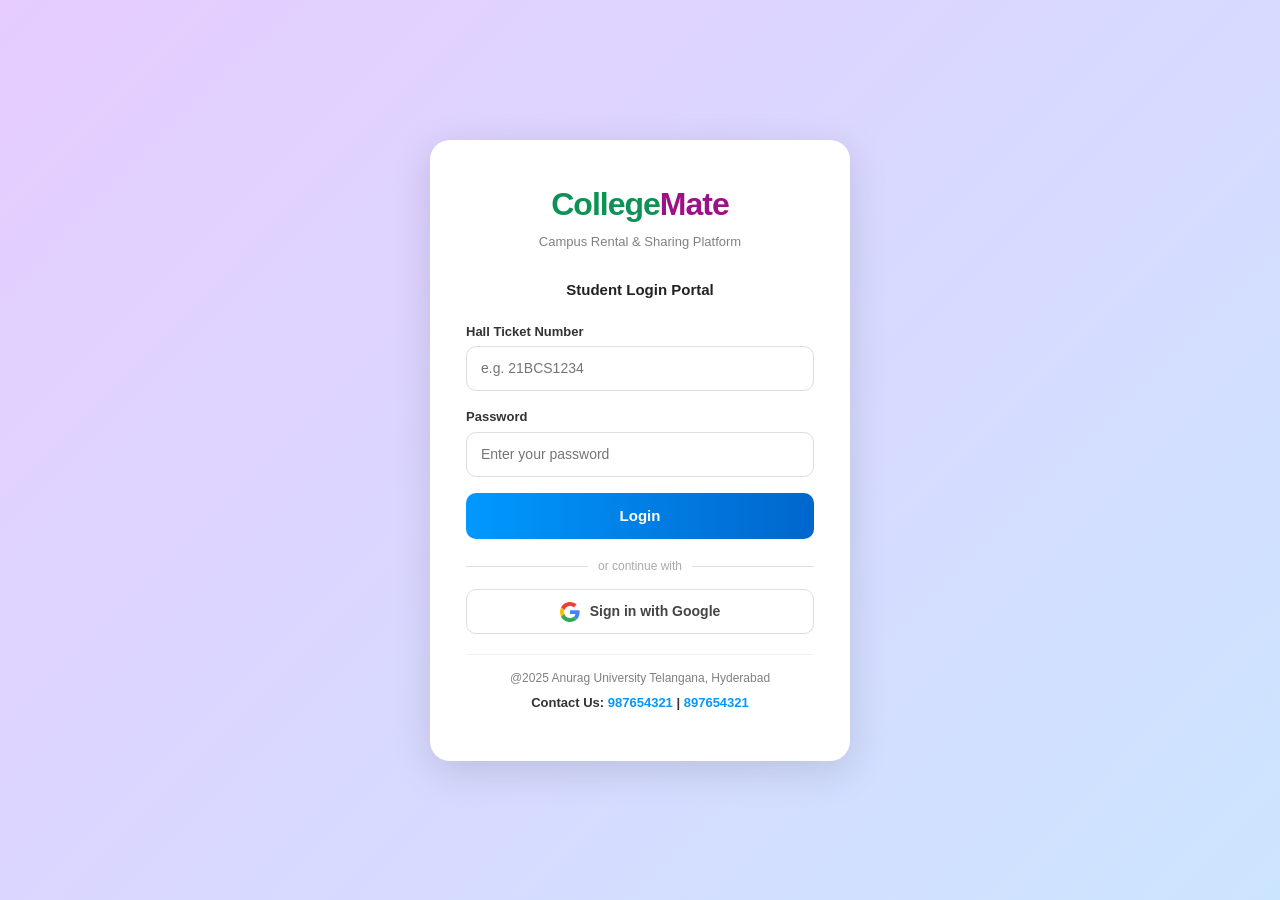
<file: index.html>
<!DOCTYPE html>
<html lang="en">
<head>
  <meta charset="utf-8"/>
  <meta name="viewport" content="width=device-width, initial-scale=1.0"/>
  <title>Login - CollegeMate</title>
  <link rel="stylesheet" href="https://stackpath.bootstrapcdn.com/bootstrap/4.5.2/css/bootstrap.min.css"/>
  <style>
    * { box-sizing: border-box; margin: 0; padding: 0; }

    body {
      min-height: 100vh;
      background: linear-gradient(135deg, #e6ccff 0%, #cce5ff 100%);
      display: flex;
      align-items: center;
      justify-content: center;
      font-family: 'Segoe UI', Arial, sans-serif;
      padding: 20px;
    }

    .login-card {
      background: white;
      border-radius: 20px;
      padding: 40px 36px 32px;
      width: 100%;
      max-width: 420px;
      box-shadow: 0 10px 40px rgba(0,0,0,0.13);
    }

    .brand-title {
      text-align: center;
      font-size: 32px;
      font-weight: 800;
      letter-spacing: -1px;
      margin-bottom: 4px;
    }

    .brand-title .green  { color: rgb(13,146,86); }
    .brand-title .purple { color: rgb(156,17,133); }

    .brand-sub {
      text-align: center;
      color: gray;
      font-size: 13px;
      margin-bottom: 28px;
    }

    .form-label {
      font-size: 13px;
      font-weight: 600;
      color: #333;
      margin-bottom: 5px;
      display: block;
    }

    .form-input {
      width: 100%;
      padding: 11px 14px;
      border-radius: 10px;
      border: 1.5px solid #ddd;
      font-size: 14px;
      margin-bottom: 16px;
      outline: none;
      transition: border 0.2s;
    }

    .form-input:focus { border-color: #0099ff; }

    .error-msg {
      color: #cc0000;
      font-size: 12px;
      background: #fff0f0;
      border: 1px solid #ffcccc;
      border-radius: 8px;
      padding: 8px 12px;
      margin-bottom: 14px;
      display: none;
    }

    .login-btn {
      width: 100%;
      padding: 12px;
      background: linear-gradient(90deg, #0099ff, #0066cc);
      color: white;
      border: none;
      border-radius: 10px;
      font-size: 15px;
      font-weight: 700;
      cursor: pointer;
      margin-bottom: 14px;
      transition: opacity 0.2s;
    }

    .login-btn:hover { opacity: 0.92; }

    .divider {
      display: flex;
      align-items: center;
      gap: 10px;
      margin: 4px 0 14px;
      color: #aaa;
      font-size: 12px;
    }

    .divider::before,
    .divider::after {
      content: '';
      flex: 1;
      height: 1px;
      background: #e0e0e0;
    }

    .google-btn {
      width: 100%;
      padding: 11px;
      background: white;
      color: #444;
      border: 1.5px solid #ddd;
      border-radius: 10px;
      font-size: 14px;
      font-weight: 600;
      cursor: pointer;
      display: flex;
      align-items: center;
      justify-content: center;
      gap: 10px;
      transition: background 0.2s;
      margin-bottom: 20px;
    }

    .google-btn:hover { background: #f5f5f5; }

    .google-icon {
      width: 20px;
      height: 20px;
    }

    hr { border-color: #f0f0f0; margin: 0 0 14px; }

    .footer-text {
      text-align: center;
      color: gray;
      font-size: 12px;
      margin-bottom: 6px;
    }

    .contact-text {
      text-align: center;
      font-size: 13px;
      font-weight: 600;
      color: #333;
    }

    .contact-text span { color: #0099ff; }

    /* Responsive */
    @media (max-width: 480px) {
      .login-card { padding: 30px 20px 24px; }
      .brand-title { font-size: 26px; }
    }
  </style>
</head>
<body>

  <div class="login-card">

    <div class="brand-title">
      <span class="green">College</span><span class="purple">Mate</span>
    </div>
    <p class="brand-sub">Campus Rental &amp; Sharing Platform</p>

    <p style="text-align:center; font-weight:700; color:#222; font-size:15px; margin-bottom:20px;">
      Student Login Portal
    </p>

    <div class="error-msg" id="errorMsg">
      ⚠️ Please enter your Hall Ticket Number and Password.
    </div>

    <label class="form-label">Hall Ticket Number</label>
    <input type="text" id="hallTicket" class="form-input" placeholder="e.g. 21BCS1234"/>

    <label class="form-label">Password</label>
    <input type="password" id="password" class="form-input" placeholder="Enter your password"/>

    <button class="login-btn" onclick="doLogin()">Login</button>

    <div class="divider">or continue with</div>

    <button class="google-btn" onclick="googleLogin()">
      <!-- Google SVG icon -->
      <svg class="google-icon" viewBox="0 0 48 48">
        <path fill="#EA4335" d="M24 9.5c3.54 0 6.71 1.22 9.21 3.6l6.85-6.85C35.9 2.38 30.47 0 24 0 14.62 0 6.51 5.38 2.56 13.22l7.98 6.19C12.43 13.72 17.74 9.5 24 9.5z"/>
        <path fill="#4285F4" d="M46.98 24.55c0-1.57-.15-3.09-.38-4.55H24v9.02h12.94c-.58 2.96-2.26 5.48-4.78 7.18l7.73 6c4.51-4.18 7.09-10.36 7.09-17.65z"/>
        <path fill="#FBBC05" d="M10.53 28.59c-.48-1.45-.76-2.99-.76-4.59s.27-3.14.76-4.59l-7.98-6.19C.92 16.46 0 20.12 0 24c0 3.88.92 7.54 2.56 10.78l7.97-6.19z"/>
        <path fill="#34A853" d="M24 48c6.48 0 11.93-2.13 15.89-5.81l-7.73-6c-2.18 1.48-4.97 2.31-8.16 2.31-6.26 0-11.57-4.22-13.47-9.91l-7.98 6.19C6.51 42.62 14.62 48 24 48z"/>
        <path fill="none" d="M0 0h48v48H0z"/>
      </svg>
      Sign in with Google
    </button>

    <hr/>
    <p class="footer-text">@2025 Anurag University Telangana, Hyderabad</p>
    <p class="contact-text">Contact Us: <span>987654321</span> | <span>897654321</span></p>

  </div>

  <script>
    function doLogin() {
      var hall = document.getElementById('hallTicket').value.trim();
      var pass = document.getElementById('password').value.trim();
      var errDiv = document.getElementById('errorMsg');
      if (!hall || !pass) {
        errDiv.style.display = 'block';
        return;
      }
      errDiv.style.display = 'none';
      sessionStorage.setItem('loggedIn', 'true');
      sessionStorage.setItem('userName', hall);
      window.location.href = 'HomePage.html';
    }

    function googleLogin() {
      // Google login placeholder — connects to Google OAuth in production
      sessionStorage.setItem('loggedIn', 'true');
      sessionStorage.setItem('userName', 'Google User');
      window.location.href = 'HomePage.html';
    }

    // Allow Enter key to login
    document.addEventListener('keydown', function(e) {
      if (e.key === 'Enter') doLogin();
    });
  </script>

</body>
</html>
</file>
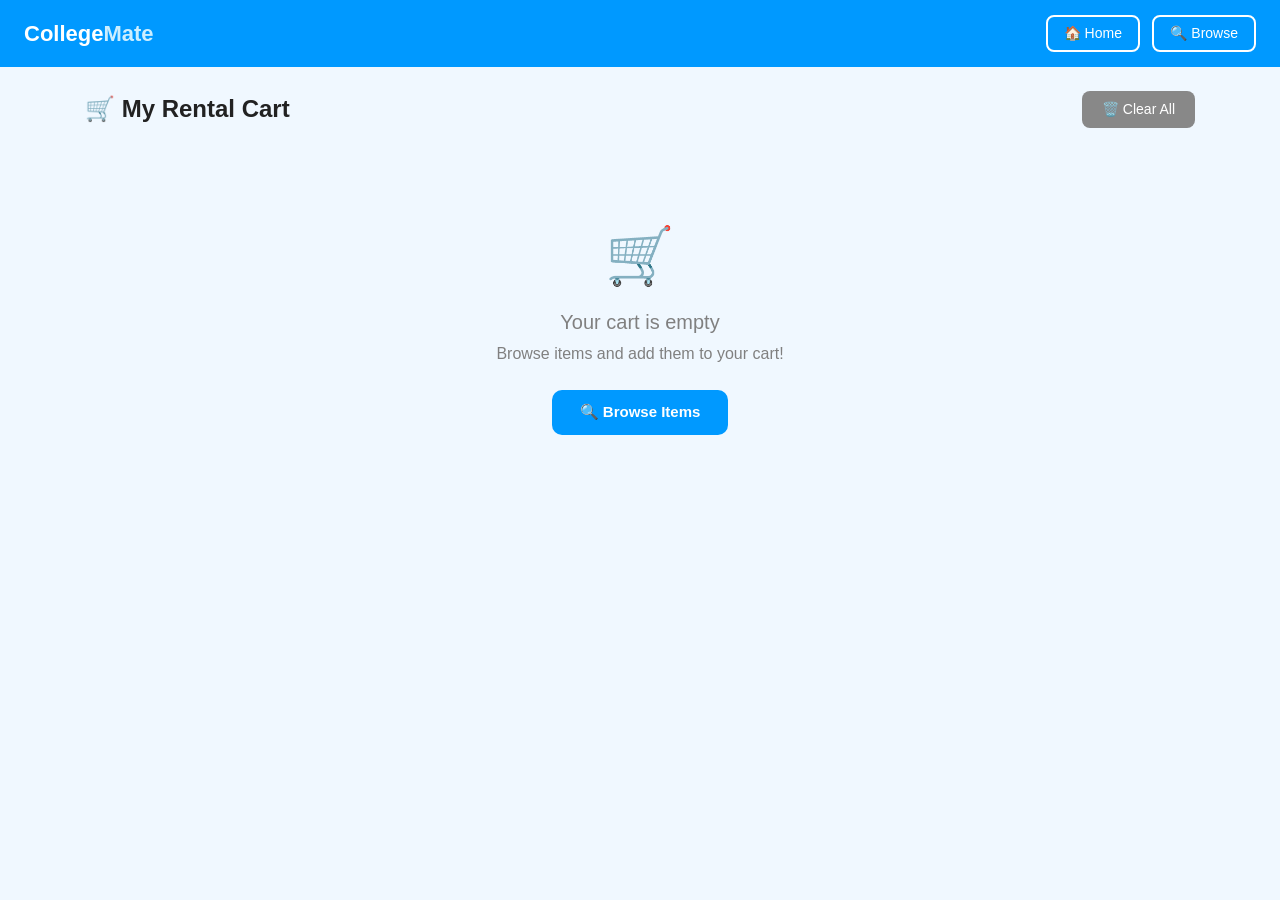
<file: cart.html>
<!DOCTYPE html>
<html lang="en">
<head>
  <meta charset="UTF-8"/>
  <meta name="viewport" content="width=device-width, initial-scale=1.0"/>
  <title>My Cart - CollegeMate</title>
  <link rel="stylesheet" href="https://stackpath.bootstrapcdn.com/bootstrap/4.5.2/css/bootstrap.min.css"/>
  <script src="https://code.jquery.com/jquery-3.5.1.slim.min.js"></script>
  <script src="https://cdn.jsdelivr.net/npm/popper.js@1.16.1/dist/umd/popper.min.js"></script>
  <script src="https://stackpath.bootstrapcdn.com/bootstrap/4.5.2/js/bootstrap.min.js"></script>
  <style>
    body { background-color:#f0f8ff; font-family:'Roboto',sans-serif; }
    .navbar { background-color:#0099ff; padding:12px 24px; }
    .navbar-brand { color:white; font-size:22px; font-weight:bold; }
    .navbar-brand span { color:#cceeff; }
    .back-btn { color:white; background:transparent; border:2px solid white;
      border-radius:8px; padding:6px 16px; font-size:14px; cursor:pointer; }
    .back-btn:hover { background:white; color:#0099ff; }
    .cart-card { background:white; border-radius:14px;
      box-shadow:0 2px 14px rgba(0,0,0,0.09); margin-bottom:18px; overflow:hidden; }
    .cart-img { width:110px; height:110px; object-fit:cover; border-radius:10px; }
    .cart-body { padding:16px; flex:1; }
    .cart-item-name { font-weight:bold; color:#222; font-size:16px; }
    .cart-price { color:#0099ff; font-weight:bold; font-size:14px; }
    .cart-owner { color:gray; font-size:12px; }
    .reminder-tag { background:#fffbe6; border:1px solid #ffe066; border-radius:8px;
      padding:6px 12px; font-size:12px; color:#cc7700; margin-top:8px; display:inline-block; }
    .overdue-tag { background:#fff0f0; border:1px solid #ffaaaa; border-radius:8px;
      padding:6px 12px; font-size:12px; color:#cc0000; margin-top:8px; display:inline-block; }
    .ok-tag { background:#e6fff0; border:1px solid #99eebb; border-radius:8px;
      padding:6px 12px; font-size:12px; color:#007744; margin-top:8px; display:inline-block; }
    .remove-btn { background:#ff4444; color:white; border:none; border-radius:8px;
      padding:7px 16px; font-size:13px; cursor:pointer; margin-top:8px; }
    .remove-btn:hover { background:#cc0000; }
    .empty-cart { text-align:center; padding:70px; color:gray; }
    .summary-box { background:white; border-radius:14px;
      box-shadow:0 2px 14px rgba(0,0,0,0.09); padding:22px; margin-bottom:24px; }
    .clear-btn { background:#888; color:white; border:none; border-radius:8px;
      padding:8px 20px; font-size:14px; cursor:pointer; }
    .clear-btn:hover { background:#555; }
  </style>
</head>
<body>

<nav class="navbar d-flex justify-content-between align-items-center">
  <span class="navbar-brand">College<span>Mate</span></span>
  <div>
    <button class="back-btn" onclick="window.location.href='HomePage.html'">🏠 Home</button>
    <button class="back-btn" style="margin-left:8px;" onclick="window.location.href='rentitems.html'">🔍 Browse</button>
  </div>
</nav>

<div class="container my-4">
  <div class="d-flex justify-content-between align-items-center mb-3">
    <h4 style="font-weight:bold; color:#222; margin:0;">🛒 My Rental Cart</h4>
    <button class="clear-btn" onclick="clearCart()">🗑️ Clear All</button>
  </div>

  <!-- REMINDER ALERT -->
  <div id="overdueAlert" style="display:none; background:#fff0f0; border:1px solid #ffaaaa;
    border-radius:12px; padding:14px; margin-bottom:18px;">
    <strong style="color:#cc0000;">⚠️ Return Reminder!</strong>
    <p id="overdueText" style="color:#cc0000; margin:4px 0 0; font-size:13px;"></p>
  </div>

  <!-- SUMMARY -->
  <div class="summary-box" id="summaryBox" style="display:none;">
    <div class="row text-center">
      <div class="col-4">
        <h4 style="color:#0099ff; font-weight:bold; margin:0;" id="totalItems">0</h4>
        <p style="color:gray; font-size:12px; margin:0;">Items Rented</p>
      </div>
      <div class="col-4">
        <h4 style="color:#cc0000; font-weight:bold; margin:0;" id="overdueCount">0</h4>
        <p style="color:gray; font-size:12px; margin:0;">Overdue</p>
      </div>
      <div class="col-4">
        <h4 style="color:#00aa44; font-weight:bold; margin:0;" id="onTimeCount">0</h4>
        <p style="color:gray; font-size:12px; margin:0;">On Time</p>
      </div>
    </div>
  </div>

  <!-- CART ITEMS -->
  <div id="cartItems"></div>

  <!-- EMPTY -->
  <div class="empty-cart" id="emptyCart" style="display:none;">
    <div style="font-size:56px;">🛒</div>
    <h5 style="margin-top:12px;">Your cart is empty</h5>
    <p>Browse items and add them to your cart!</p>
    <button onclick="window.location.href='rentitems.html'"
      style="background:#0099ff; color:white; border:none; border-radius:10px;
      padding:11px 28px; font-size:15px; font-weight:bold; cursor:pointer; margin-top:8px;">
      🔍 Browse Items
    </button>
  </div>
</div>

<script>
  function loadCart() {
    var cart = JSON.parse(sessionStorage.getItem('cart') || '[]');
    var container = document.getElementById('cartItems');
    var emptyDiv = document.getElementById('emptyCart');
    var summaryBox = document.getElementById('summaryBox');
    var overdueAlert = document.getElementById('overdueAlert');

    if (cart.length === 0) {
      container.innerHTML = '';
      emptyDiv.style.display = 'block';
      summaryBox.style.display = 'none';
      return;
    }

    emptyDiv.style.display = 'none';
    summaryBox.style.display = 'block';

    var now = new Date();
    var overdueItems = [];
    var onTimeCount = 0;

    document.getElementById('totalItems').textContent = cart.length;

    container.innerHTML = cart.map(function(item, index) {
      var returnTimeStr = '';
      var reminderHTML = '';

      if (item.returnTime) {
        var returnDate = new Date(item.returnTime);
        var diff = returnDate - now;
        var diffHours = diff / (1000 * 60 * 60);

        if (diff < 0) {
          // Overdue
          var hoursLate = Math.abs(Math.floor(diffHours));
          overdueItems.push(item.name + ' (overdue by ' + hoursLate + ' hour(s))');
          reminderHTML = '<div class="overdue-tag">🔴 OVERDUE — Return immediately! ₹' + (hoursLate * 100) + ' fine accrued</div>';
        } else if (diffHours <= 2) {
          reminderHTML = '<div class="reminder-tag">⏰ Return in less than 2 hours! Due: ' + returnDate.toLocaleString('en-IN') + '</div>';
          onTimeCount++;
        } else {
          reminderHTML = '<div class="ok-tag">✅ Return by: ' + returnDate.toLocaleString('en-IN') + '</div>';
          onTimeCount++;
        }
      } else {
        reminderHTML = '<div class="reminder-tag">⏰ No return time set</div>';
      }

      var rentedDate = item.rentedAt ? new Date(item.rentedAt).toLocaleDateString('en-IN') : 'Today';

      return '<div class="cart-card">' +
        '<div class="d-flex align-items-start p-3">' +
        '<img src="' + (item.img || 'https://via.placeholder.com/110') + '" class="cart-img mr-3" ' +
        'onerror="this.src=\'https://via.placeholder.com/110x110?text=Item\'"/>' +
        '<div class="cart-body">' +
        '<div class="cart-item-name">' + item.name + '</div>' +
        '<div class="cart-price">💰 ' + item.price + '</div>' +
        '<div class="cart-owner">👤 Owner: ' + item.owner + ' &nbsp;|&nbsp; 📅 Rented: ' + rentedDate + '</div>' +
        '<div class="cart-owner">🎓 Rented by: ' + item.rentedBy + ' (' + item.hallTicket + ')</div>' +
        reminderHTML +
        '<br/><button class="remove-btn" onclick="removeItem(' + index + ')">🗑️ Remove</button>' +
        '</div></div></div>';
    }).join('');

    // Update summary
    document.getElementById('overdueCount').textContent = overdueItems.length;
    document.getElementById('onTimeCount').textContent = onTimeCount;

    // Show overdue alert
    if (overdueItems.length > 0) {
      overdueAlert.style.display = 'block';
      document.getElementById('overdueText').textContent =
        'Please return these items immediately: ' + overdueItems.join(', ');
    }
  }

  function removeItem(index) {
    var cart = JSON.parse(sessionStorage.getItem('cart') || '[]');
    cart.splice(index, 1);
    sessionStorage.setItem('cart', JSON.stringify(cart));
    loadCart();
  }

  function clearCart() {
    if (confirm('Are you sure you want to clear all items from your cart?')) {
      sessionStorage.setItem('cart', '[]');
      loadCart();
    }
  }

  loadCart();

  // Auto refresh every 60 seconds to update overdue status
  setInterval(loadCart, 60000);
</script>
</body>
</html>
</file>
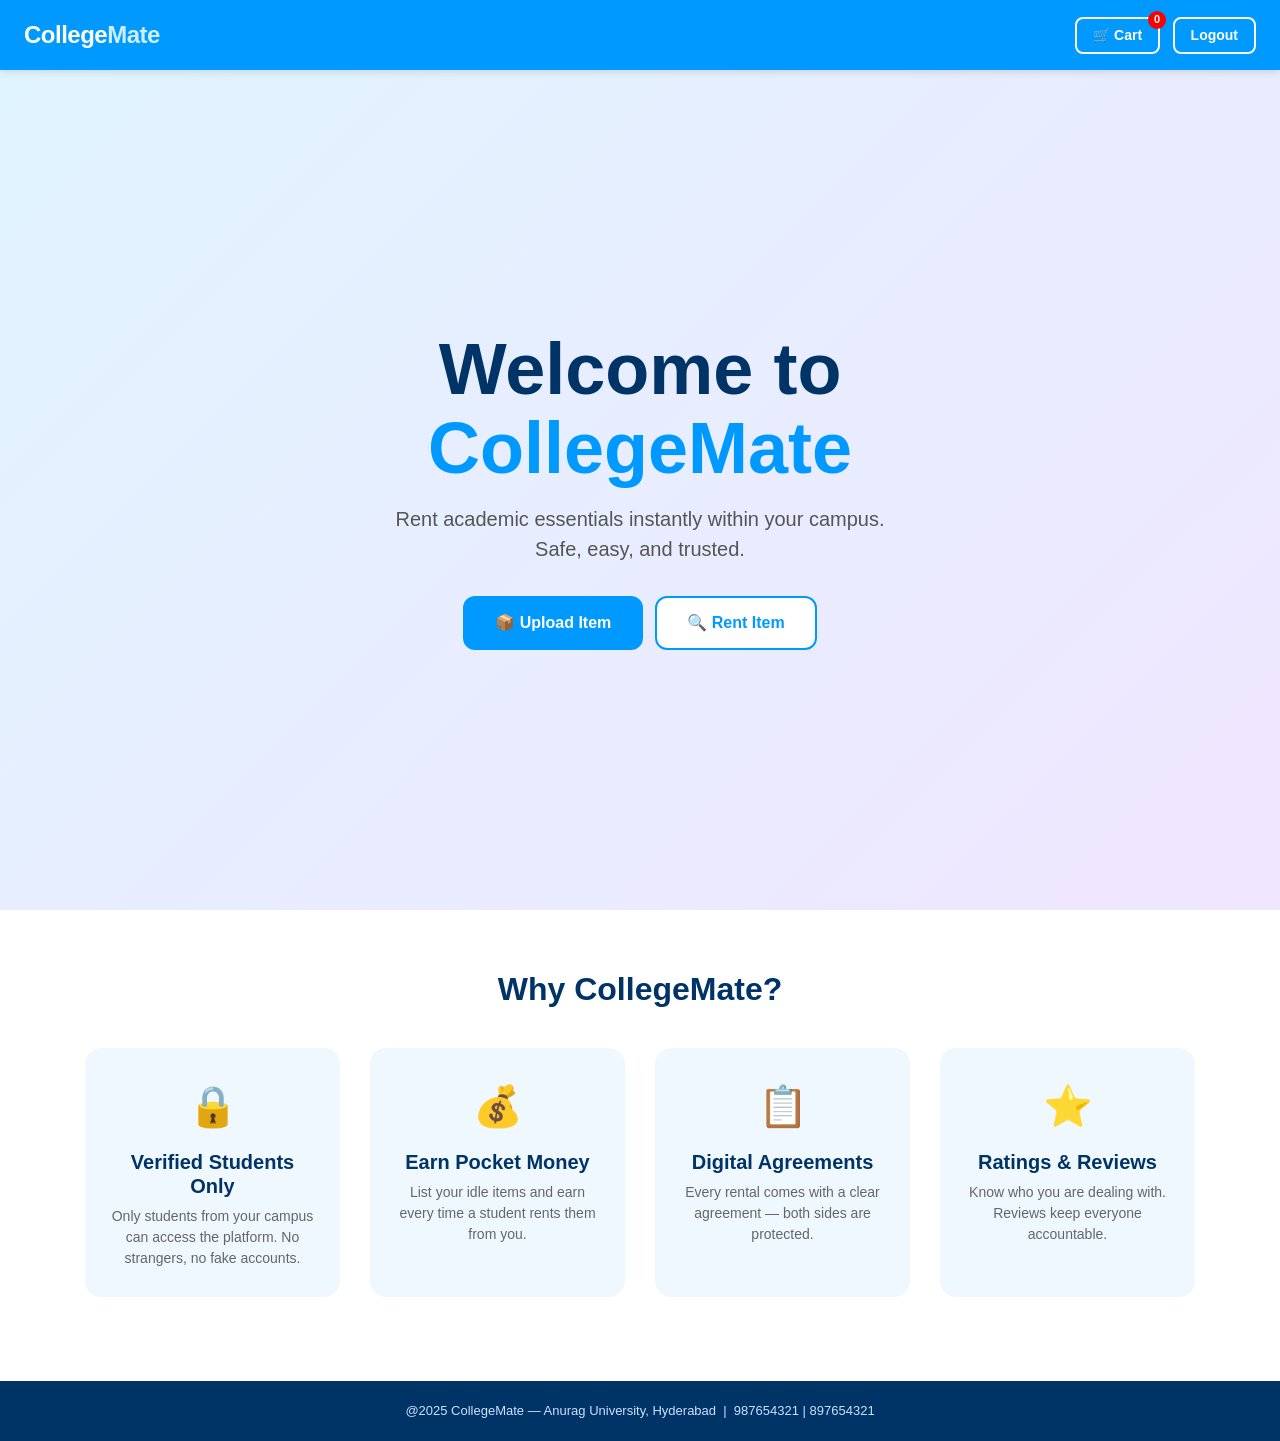
<file: HomePage.html>
<!DOCTYPE html>
<html lang="en">
<head>
  <meta charset="utf-8"/>
  <meta name="viewport" content="width=device-width, initial-scale=1.0"/>
  <link rel="stylesheet" href="https://stackpath.bootstrapcdn.com/bootstrap/4.5.2/css/bootstrap.min.css"/>
  <script src="https://code.jquery.com/jquery-3.5.1.slim.min.js"></script>
  <script src="https://cdn.jsdelivr.net/npm/popper.js@1.16.1/dist/umd/popper.min.js"></script>
  <script src="https://stackpath.bootstrapcdn.com/bootstrap/4.5.2/js/bootstrap.min.js"></script>
  <title>CollegeMate - Home</title>
  <style>
    * { box-sizing: border-box; }

    body {
      font-family: 'Segoe UI', Arial, sans-serif;
      margin: 0;
      padding: 0;
      background-color: #f0f8ff;
    }

    /* ── NAVBAR ── */
    .navbar {
      background-color: #0099ff;
      padding: 12px 24px;
      position: sticky;
      top: 0;
      z-index: 100;
      box-shadow: 0 2px 8px rgba(0,0,0,0.12);
    }

    .navbar-brand {
      color: white;
      font-size: 24px;
      font-weight: 800;
      text-decoration: none;
      letter-spacing: -0.5px;
    }

    .navbar-brand span { color: #cceeff; }

    .nav-btn {
      color: white;
      background: transparent;
      border: 2px solid white;
      border-radius: 8px;
      padding: 6px 16px;
      font-size: 14px;
      font-weight: 600;
      cursor: pointer;
      margin-left: 8px;
      transition: all 0.2s;
    }

    .nav-btn:hover { background: white; color: #0099ff; }

    .cart-btn {
      position: relative;
      color: white;
      background: transparent;
      border: 2px solid white;
      border-radius: 8px;
      padding: 6px 16px;
      font-size: 14px;
      font-weight: 600;
      cursor: pointer;
      margin-left: 8px;
      transition: all 0.2s;
    }

    .cart-btn:hover { background: white; color: #0099ff; }

    .cart-count {
      position: absolute;
      top: -8px; right: -8px;
      background: red;
      color: white;
      border-radius: 50%;
      width: 18px; height: 18px;
      font-size: 11px;
      display: flex;
      align-items: center;
      justify-content: center;
      font-weight: bold;
    }

    /* ── HERO ── */
    .hero {
      background: linear-gradient(135deg, #e0f4ff 0%, #f0e6ff 100%);
      min-height: calc(100vh - 60px);
      display: flex;
      align-items: center;
      justify-content: center;
      text-align: center;
      padding: 40px 20px;
    }

    .hero-title {
      font-size: clamp(36px, 8vw, 72px);
      font-weight: 900;
      color: #003366;
      line-height: 1.1;
      margin-bottom: 16px;
    }

    .hero-title span { color: #0099ff; }

    .hero-sub {
      color: #555;
      font-size: clamp(14px, 3vw, 20px);
      margin-bottom: 32px;
      max-width: 500px;
      margin-left: auto;
      margin-right: auto;
    }

    .hero-btns {
      display: flex;
      flex-wrap: wrap;
      gap: 12px;
      justify-content: center;
    }

    .hero-btn {
      padding: 13px 30px;
      border-radius: 12px;
      font-size: 16px;
      font-weight: 700;
      cursor: pointer;
      border: 2px solid #0099ff;
      transition: all 0.2s;
      text-decoration: none;
      display: inline-block;
    }

    .hero-btn-primary {
      background: #0099ff;
      color: white;
    }

    .hero-btn-primary:hover {
      background: #007acc;
      border-color: #007acc;
      color: white;
      text-decoration: none;
    }

    .hero-btn-secondary {
      background: white;
      color: #0099ff;
    }

    .hero-btn-secondary:hover {
      background: #e0f4ff;
      text-decoration: none;
      color: #0099ff;
    }

    /* ── FEATURES ── */
    .features {
      padding: 60px 20px;
      background: white;
    }

    .features h2 {
      text-align: center;
      font-weight: 800;
      color: #003366;
      margin-bottom: 40px;
      font-size: clamp(22px, 5vw, 32px);
    }

    .feature-card {
      background: #f0f8ff;
      border-radius: 16px;
      padding: 28px 22px;
      text-align: center;
      height: 100%;
      transition: transform 0.2s, box-shadow 0.2s;
    }

    .feature-card:hover {
      transform: translateY(-4px);
      box-shadow: 0 8px 24px rgba(0,153,255,0.15);
    }

    .feature-icon { font-size: 40px; margin-bottom: 14px; }

    .feature-card h5 {
      font-weight: 700;
      color: #003366;
      margin-bottom: 8px;
    }

    .feature-card p {
      color: #666;
      font-size: 14px;
      margin: 0;
    }

    /* ── FOOTER ── */
    footer {
      background: #003366;
      color: #cce0ff;
      text-align: center;
      padding: 20px;
      font-size: 13px;
    }

    /* ── RESPONSIVE NAV ── */
    @media (max-width: 480px) {
      .navbar { padding: 10px 14px; }
      .nav-btn, .cart-btn { padding: 5px 10px; font-size: 12px; margin-left: 4px; }
      .navbar-brand { font-size: 20px; }
    }
  </style>
</head>
<body>

  <!-- NAVBAR -->
  <nav class="navbar d-flex justify-content-between align-items-center">
    <a class="navbar-brand" href="HomePage.html">College<span>Mate</span></a>
    <div>
      <button class="cart-btn" onclick="window.location.href='cart.html'">
        🛒 Cart
        <span class="cart-count" id="cartCount">0</span>
      </button>
      <button class="nav-btn" onclick="logout()">Logout</button>
    </div>
  </nav>

  <!-- HERO -->
  <section class="hero">
    <div>
      <div class="hero-title">
        Welcome to<br/><span>CollegeMate</span>
      </div>
      <p class="hero-sub">Rent academic essentials instantly within your campus. Safe, easy, and trusted.</p>
      <div class="hero-btns">
        <a href="uploaditem.html" class="hero-btn hero-btn-primary">📦 Upload Item</a>
        <a href="rentitems.html" class="hero-btn hero-btn-secondary">🔍 Rent Item</a>
      </div>
    </div>
  </section>

  <!-- FEATURES -->
  <section class="features">
    <div class="container">
      <h2>Why CollegeMate?</h2>
      <div class="row">
        <div class="col-12 col-sm-6 col-lg-3 mb-4">
          <div class="feature-card">
            <div class="feature-icon">🔒</div>
            <h5>Verified Students Only</h5>
            <p>Only students from your campus can access the platform. No strangers, no fake accounts.</p>
          </div>
        </div>
        <div class="col-12 col-sm-6 col-lg-3 mb-4">
          <div class="feature-card">
            <div class="feature-icon">💰</div>
            <h5>Earn Pocket Money</h5>
            <p>List your idle items and earn every time a student rents them from you.</p>
          </div>
        </div>
        <div class="col-12 col-sm-6 col-lg-3 mb-4">
          <div class="feature-card">
            <div class="feature-icon">📋</div>
            <h5>Digital Agreements</h5>
            <p>Every rental comes with a clear agreement — both sides are protected.</p>
          </div>
        </div>
        <div class="col-12 col-sm-6 col-lg-3 mb-4">
          <div class="feature-card">
            <div class="feature-icon">⭐</div>
            <h5>Ratings & Reviews</h5>
            <p>Know who you are dealing with. Reviews keep everyone accountable.</p>
          </div>
        </div>
      </div>
    </div>
  </section>

  <!-- FOOTER -->
  <footer>
    <p style="margin:0;">@2025 CollegeMate — Anurag University, Hyderabad &nbsp;|&nbsp; 987654321 | 897654321</p>
  </footer>

  <script>
    // Update cart count
    var cart = JSON.parse(sessionStorage.getItem('cart') || '[]');
    document.getElementById('cartCount').textContent = cart.length;

    function logout() {
      sessionStorage.clear();
      window.location.href = 'index.html';
    }
  </script>

</body>
</html>
</file>
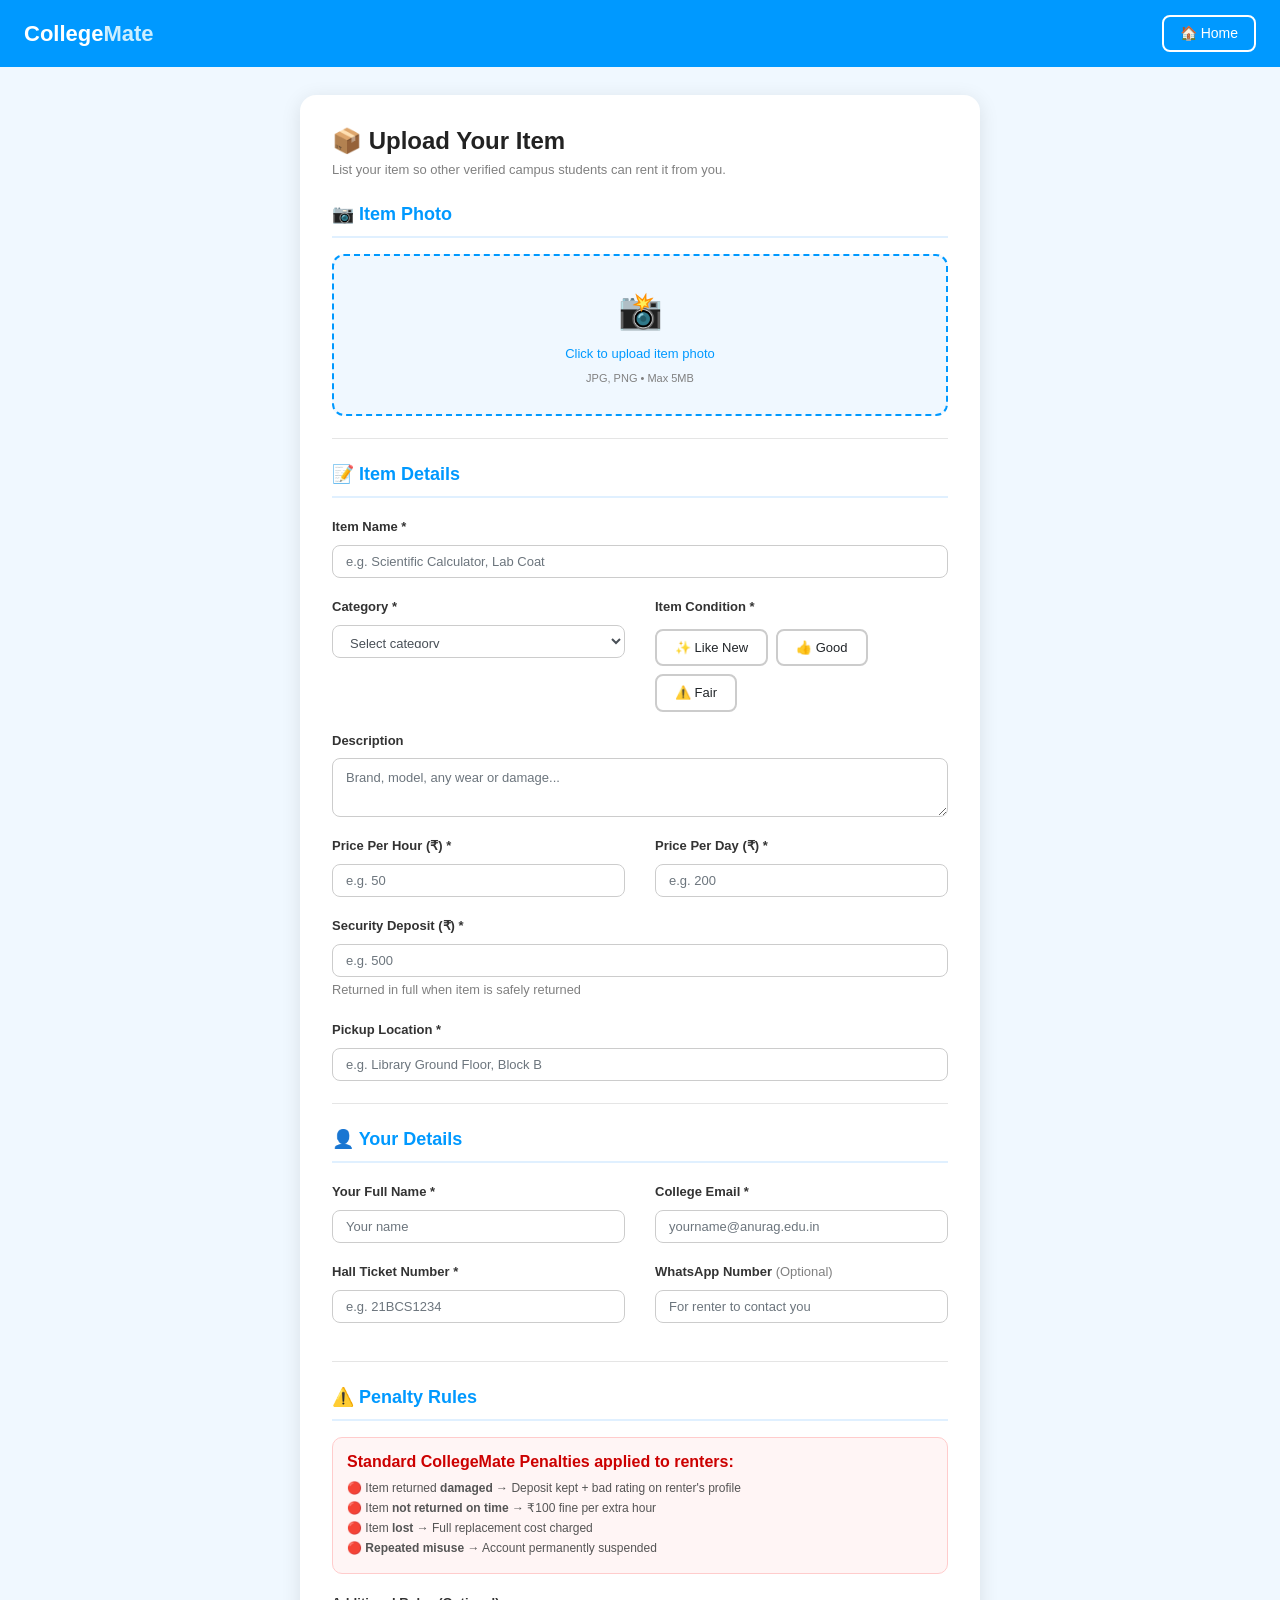
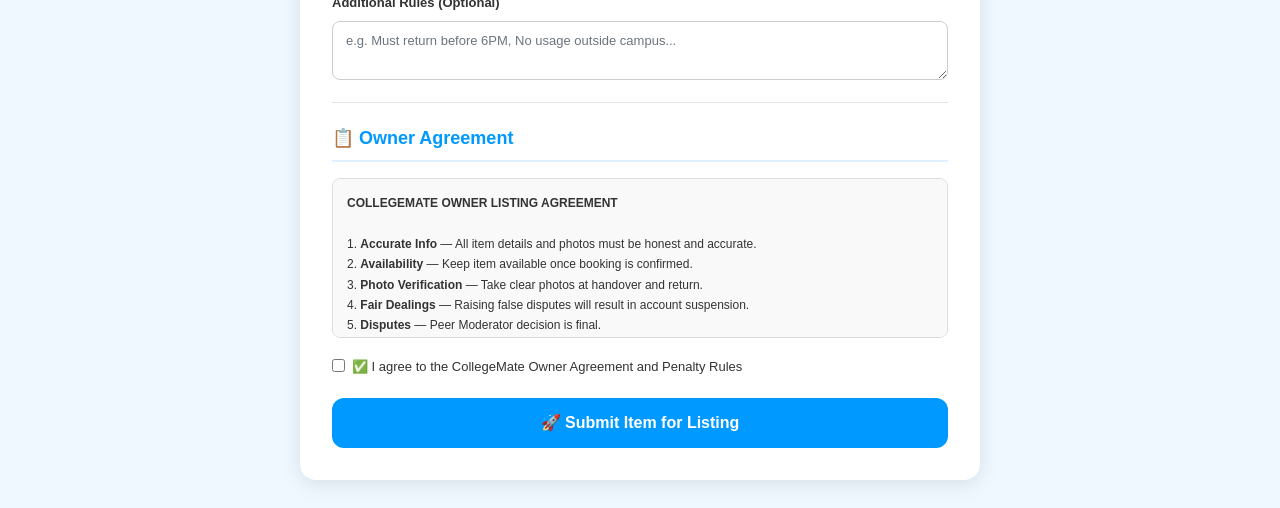
<file: uploaditem.html>
<!DOCTYPE html>
<html lang="en">
<head>
  <meta charset="UTF-8"/>
  <meta name="viewport" content="width=device-width, initial-scale=1.0"/>
  <title>Upload Item - CollegeMate</title>
  <link rel="stylesheet" href="https://stackpath.bootstrapcdn.com/bootstrap/4.5.2/css/bootstrap.min.css"/>
  <script src="https://code.jquery.com/jquery-3.5.1.slim.min.js"></script>
  <script src="https://cdn.jsdelivr.net/npm/popper.js@1.16.1/dist/umd/popper.min.js"></script>
  <script src="https://stackpath.bootstrapcdn.com/bootstrap/4.5.2/js/bootstrap.min.js"></script>
  <style>
    body { background-color:#f0f8ff; font-family:'Roboto',sans-serif; }
    .navbar { background-color:#0099ff; padding:12px 24px; }
    .navbar-brand { color:white; font-size:22px; font-weight:bold; }
    .navbar-brand span { color:#cceeff; }
    .back-btn { color:white; background:transparent; border:2px solid white;
      border-radius:8px; padding:6px 16px; font-size:14px; cursor:pointer; }
    .back-btn:hover { background:white; color:#0099ff; }
    .upload-card { background:white; border-radius:16px; padding:32px;
      box-shadow:0 4px 20px rgba(0,0,0,0.1); margin:28px auto; max-width:680px; }
    .section-title { font-size:18px; font-weight:bold; color:#0099ff;
      margin-bottom:16px; border-bottom:2px solid #e0f0ff; padding-bottom:8px; }
    .photo-upload-box { border:2px dashed #0099ff; border-radius:12px;
      padding:28px; text-align:center; cursor:pointer; background:#f0f8ff; }
    .photo-upload-box:hover { background:#e0f0ff; }
    .photo-upload-box p { color:#0099ff; margin:6px 0 0; font-size:13px; }
    .photo-preview { width:100%; max-height:200px; object-fit:cover;
      border-radius:10px; display:none; margin-top:10px; }
    .form-label { font-weight:600; color:#333; font-size:13px; }
    .form-control { border-radius:8px; border:1px solid #ccc; padding:9px 13px; font-size:13px; }
    .form-control:focus { border-color:#0099ff; box-shadow:0 0 0 3px rgba(0,153,255,0.15); }
    .condition-options { display:flex; gap:8px; flex-wrap:wrap; }
    .condition-btn { border:2px solid #ccc; border-radius:8px; padding:7px 18px;
      cursor:pointer; font-size:13px; background:white; }
    .condition-btn.selected { border-color:#0099ff; background:#e0f0ff; color:#0099ff; font-weight:bold; }
    .penalty-info { background:#fff5f5; border:1px solid #ffcccc; border-radius:10px; padding:14px; }
    .penalty-info h6 { color:#cc0000; font-weight:bold; }
    .penalty-info p { color:#555; font-size:12px; margin:2px 0; }
    .agreement-box { background:#f9f9f9; border:1px solid #ddd; border-radius:8px;
      padding:14px; font-size:12px; color:#333; max-height:160px;
      overflow-y:auto; line-height:1.7; margin-top:10px; }
    .submit-btn { background:#0099ff; color:white; border:none; border-radius:12px;
      padding:13px; font-size:16px; font-weight:bold; width:100%; margin-top:20px; cursor:pointer; }
    .submit-btn:hover { background:#007acc; }
    .success-msg { display:none; background:#e6fff0; border:1px solid #00cc66;
      border-radius:12px; padding:20px; text-align:center; margin-top:20px; }
    .success-msg h5 { color:#00aa44; font-weight:bold; }
  </style>
</head>
<body>

<nav class="navbar d-flex justify-content-between align-items-center">
  <span class="navbar-brand">College<span>Mate</span></span>
  <button class="back-btn" onclick="window.location.href='HomePage.html'">🏠 Home</button>
</nav>

<div class="container">
  <div class="upload-card">
    <h4 style="font-weight:bold; color:#222; margin-bottom:4px;">📦 Upload Your Item</h4>
    <p style="color:gray; font-size:13px; margin-bottom:22px;">List your item so other verified campus students can rent it from you.</p>

    <!-- PHOTO -->
    <div class="section-title">📷 Item Photo</div>
    <div class="photo-upload-box" onclick="document.getElementById('photoInput').click()">
      <div style="font-size:36px;">📸</div>
      <p>Click to upload item photo</p>
      <p style="color:gray; font-size:11px;">JPG, PNG • Max 5MB</p>
    </div>
    <input type="file" id="photoInput" accept="image/*" style="display:none" onchange="previewPhoto(event)"/>
    <img id="photoPreview" class="photo-preview" alt="Preview"/>

    <hr style="margin:22px 0;"/>

    <!-- ITEM DETAILS -->
    <div class="section-title">📝 Item Details</div>

    <div class="form-group">
      <label class="form-label">Item Name *</label>
      <input type="text" class="form-control" id="itemName" placeholder="e.g. Scientific Calculator, Lab Coat"/>
    </div>

    <div class="row">
      <div class="col-md-6 form-group">
        <label class="form-label">Category *</label>
        <select class="form-control" id="itemCategory">
          <option value="">Select category</option>
          <option>📚 Books & Notes</option>
          <option>🔢 Calculators</option>
          <option>🥼 Lab Equipment</option>
          <option>💻 Electronics</option>
          <option>🏏 Sports Equipment</option>
          <option>🎒 Other</option>
        </select>
      </div>
      <div class="col-md-6 form-group">
        <label class="form-label">Item Condition *</label>
        <div class="condition-options mt-1">
          <div class="condition-btn" onclick="selectCondition(this,'Like New')">✨ Like New</div>
          <div class="condition-btn" onclick="selectCondition(this,'Good')">👍 Good</div>
          <div class="condition-btn" onclick="selectCondition(this,'Fair')">⚠️ Fair</div>
        </div>
        <input type="hidden" id="conditionValue"/>
      </div>
    </div>

    <div class="form-group">
      <label class="form-label">Description</label>
      <textarea class="form-control" id="itemDesc" rows="2" placeholder="Brand, model, any wear or damage..."></textarea>
    </div>

    <div class="row">
      <div class="col-md-6 form-group">
        <label class="form-label">Price Per Hour (₹) *</label>
        <input type="number" class="form-control" id="priceHour" placeholder="e.g. 50"/>
      </div>
      <div class="col-md-6 form-group">
        <label class="form-label">Price Per Day (₹) *</label>
        <input type="number" class="form-control" id="priceDay" placeholder="e.g. 200"/>
      </div>
    </div>

    <div class="form-group">
      <label class="form-label">Security Deposit (₹) *</label>
      <input type="number" class="form-control" id="deposit" placeholder="e.g. 500"/>
      <small style="color:gray;">Returned in full when item is safely returned</small>
    </div>

    <div class="form-group">
      <label class="form-label">Pickup Location *</label>
      <input type="text" class="form-control" id="pickup" placeholder="e.g. Library Ground Floor, Block B"/>
    </div>

    <hr style="margin:22px 0;"/>

    <!-- YOUR DETAILS -->
    <div class="section-title">👤 Your Details</div>
    <div class="row">
      <div class="col-md-6 form-group">
        <label class="form-label">Your Full Name *</label>
        <input type="text" class="form-control" id="ownerName" placeholder="Your name"/>
      </div>
      <div class="col-md-6 form-group">
        <label class="form-label">College Email *</label>
        <input type="email" class="form-control" id="ownerEmail" placeholder="yourname@anurag.edu.in"/>
      </div>
    </div>
    <div class="row">
      <div class="col-md-6 form-group">
        <label class="form-label">Hall Ticket Number *</label>
        <input type="text" class="form-control" id="ownerHall" placeholder="e.g. 21BCS1234"/>
      </div>
      <div class="col-md-6 form-group">
        <label class="form-label">WhatsApp Number <span style="color:gray; font-weight:400;">(Optional)</span></label>
        <input type="text" class="form-control" id="ownerWhatsapp" placeholder="For renter to contact you"/>
      </div>
    </div>

    <hr style="margin:22px 0;"/>

    <!-- PENALTY -->
    <div class="section-title">⚠️ Penalty Rules</div>
    <div class="penalty-info">
      <h6>Standard CollegeMate Penalties applied to renters:</h6>
      <p>🔴 Item returned <strong>damaged</strong> → Deposit kept + bad rating on renter's profile</p>
      <p>🔴 Item <strong>not returned on time</strong> → ₹100 fine per extra hour</p>
      <p>🔴 Item <strong>lost</strong> → Full replacement cost charged</p>
      <p>🔴 <strong>Repeated misuse</strong> → Account permanently suspended</p>
    </div>
    <div class="form-group mt-3">
      <label class="form-label">Additional Rules (Optional)</label>
      <textarea class="form-control" rows="2" placeholder="e.g. Must return before 6PM, No usage outside campus..."></textarea>
    </div>

    <hr style="margin:22px 0;"/>

    <!-- AGREEMENT -->
    <div class="section-title">📋 Owner Agreement</div>
    <div class="agreement-box">
      <strong>COLLEGEMATE OWNER LISTING AGREEMENT</strong><br/><br/>
      1. <strong>Accurate Info</strong> — All item details and photos must be honest and accurate.<br/>
      2. <strong>Availability</strong> — Keep item available once booking is confirmed.<br/>
      3. <strong>Photo Verification</strong> — Take clear photos at handover and return.<br/>
      4. <strong>Fair Dealings</strong> — Raising false disputes will result in account suspension.<br/>
      5. <strong>Disputes</strong> — Peer Moderator decision is final.<br/>
      6. <strong>Safe Items</strong> — Do not list stolen, prohibited or unsafe items.
    </div>
    <div class="form-check mt-3">
      <input class="form-check-input" type="checkbox" id="ownerAgree"/>
      <label class="form-check-label" for="ownerAgree" style="font-size:13px; color:#333;">
        ✅ I agree to the CollegeMate Owner Agreement and Penalty Rules
      </label>
    </div>

    <button class="submit-btn" onclick="submitItem()">🚀 Submit Item for Listing</button>

    <!-- SUCCESS -->
    <div class="success-msg" id="successMsg">
      <div style="font-size:36px;">🎉</div>
      <h5>Item Listed Successfully!</h5>
      <p style="color:#555;" id="successItemName"></p>
      <p style="color:gray; font-size:12px;">Your item is now visible to other students in Browse Items.</p>
      <div class="mt-3">
        <button onclick="window.location.href='rentitems.html'"
          style="background:#0099ff; color:white; border:none; border-radius:8px;
          padding:9px 20px; margin:4px; font-weight:bold; cursor:pointer;">🔍 Browse Items</button>
        <button onclick="window.location.href='HomePage.html'"
          style="background:white; color:#0099ff; border:2px solid #0099ff;
          border-radius:8px; padding:9px 20px; margin:4px; font-weight:bold; cursor:pointer;">🏠 Home</button>
      </div>
    </div>
  </div>
</div>

<script>
  var photoDataURL = '';

  function previewPhoto(event) {
    var file = event.target.files[0];
    if (!file) return;
    var reader = new FileReader();
    reader.onload = function(e) {
      photoDataURL = e.target.result;
      var preview = document.getElementById('photoPreview');
      preview.src = photoDataURL;
      preview.style.display = 'block';
    };
    reader.readAsDataURL(file);
  }

  function selectCondition(el, value) {
    document.querySelectorAll('.condition-btn').forEach(function(b) { b.classList.remove('selected'); });
    el.classList.add('selected');
    document.getElementById('conditionValue').value = value;
  }

  function submitItem() {
    var name = document.getElementById('itemName').value.trim();
    var priceHour = document.getElementById('priceHour').value.trim();
    var ownerName = document.getElementById('ownerName').value.trim();
    var ownerEmail = document.getElementById('ownerEmail').value.trim();
    var ownerHall = document.getElementById('ownerHall').value.trim();
    var agreed = document.getElementById('ownerAgree').checked;

    if (!name || !priceHour || !ownerName || !ownerEmail || !ownerHall) {
      alert('Please fill in all required fields marked with *');
      return;
    }
    if (!agreed) {
      alert('Please agree to the Owner Agreement before submitting.');
      return;
    }

    // Save to sessionStorage so rentitems.html can show it
    var uploaded = JSON.parse(sessionStorage.getItem('uploadedItems') || '[]');
    var newItem = {
      id: Date.now(),
      name: name,
      price: priceHour + 'rs/hour',
      owner: ownerName,
      img: photoDataURL || 'https://via.placeholder.com/300x200?text=' + encodeURIComponent(name),
      deposit: parseInt(document.getElementById('deposit').value) || 500,
      isNew: true
    };
    uploaded.push(newItem);
    sessionStorage.setItem('uploadedItems', JSON.stringify(uploaded));

    // Show success
    document.getElementById('successItemName').textContent =
      '"' + name + '" has been added to the items listing!';
    document.getElementById('successMsg').style.display = 'block';
    document.getElementById('successMsg').scrollIntoView({ behavior:'smooth' });
  }
</script>
</body>
</html>
</file>
